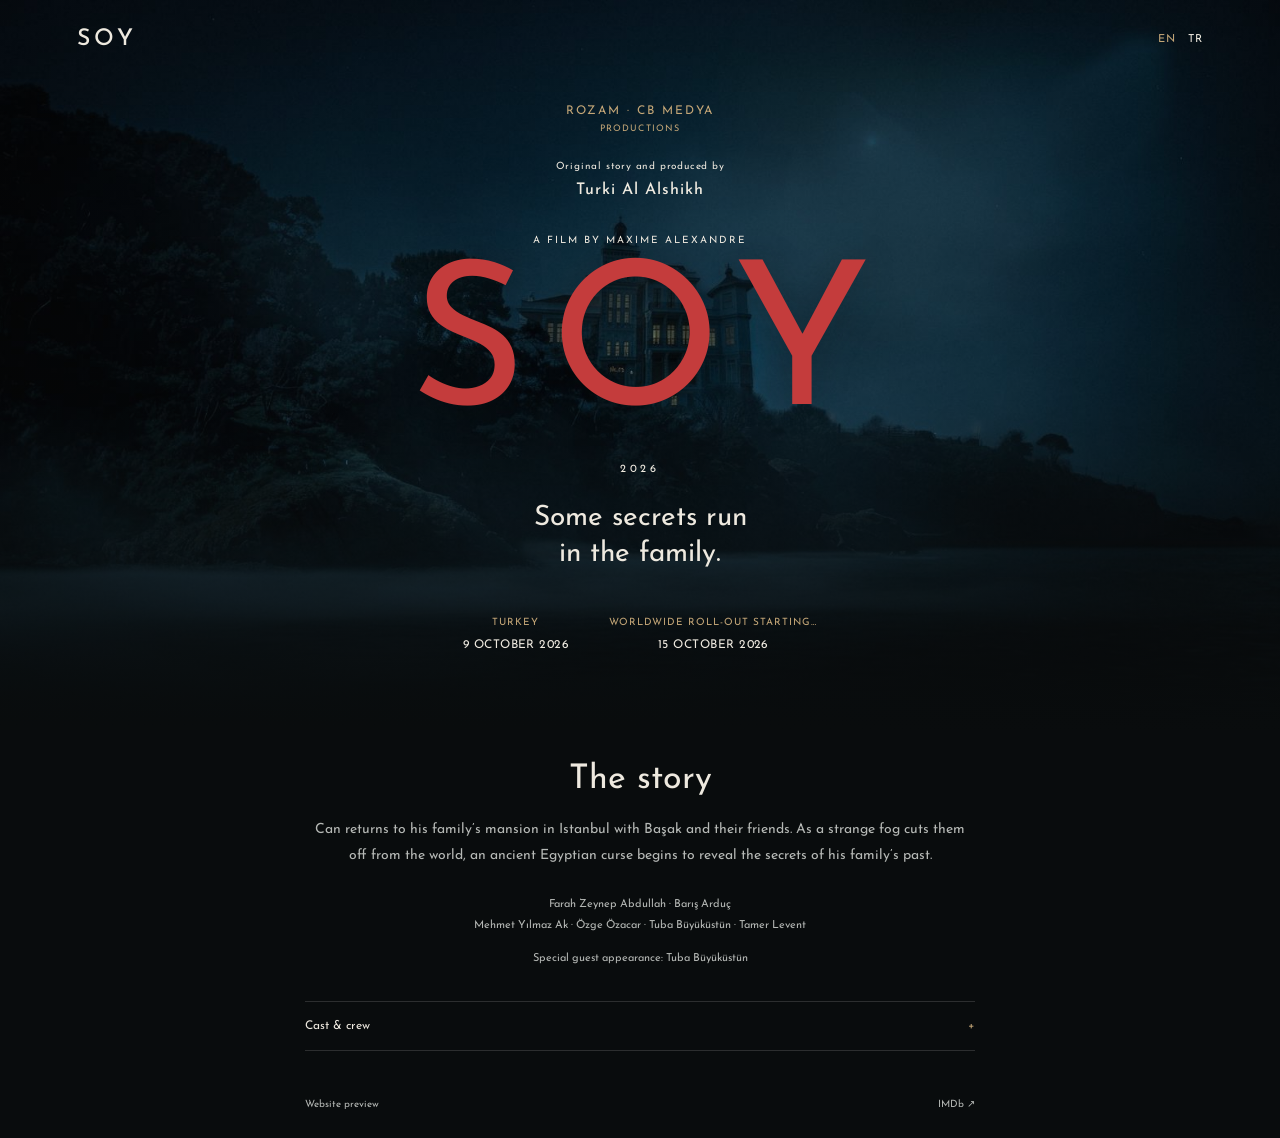
<file: index.html>
<!doctype html>
<html lang="en"><head><meta charset="utf-8"><meta name="viewport" content="width=device-width,initial-scale=1"><meta name="theme-color" content="#090c0d"><title>SOY (2026) Movie | Maxime Alexandre Horror Film</title><meta name="description" content="Discover SOY (2026), the Turkish horror movie directed by Maxime Alexandre, starring Barış Arduç, Farah Zeynep Abdullah and Tuba Büyüküstün. Explore the cast, story and release details."><link rel="canonical" href="https://soymovie.com/"><link rel="alternate" hreflang="en" href="https://soymovie.com/"><link rel="alternate" hreflang="tr" href="https://soymovie.com/tr/"><link rel="alternate" hreflang="x-default" href="https://soymovie.com/"><meta property="og:type" content="video.movie"><meta property="og:title" content="SOY (2026) Movie | Maxime Alexandre Horror Film"><meta property="og:description" content="Discover SOY (2026), the Turkish horror movie directed by Maxime Alexandre, starring Barış Arduç, Farah Zeynep Abdullah and Tuba Büyüküstün. Explore the cast, story and release details."><meta property="og:url" content="https://soymovie.com/"><meta property="og:locale" content="en_US"><meta name="twitter:card" content="summary_large_image"><meta name="twitter:title" content="SOY (2026) Movie | Maxime Alexandre Horror Film"><meta name="twitter:description" content="Discover SOY (2026), the Turkish horror movie directed by Maxime Alexandre, starring Barış Arduç, Farah Zeynep Abdullah and Tuba Büyüküstün. Explore the cast, story and release details."><!-- Official poster image metadata awaits approved artwork. Concept art is not a film poster. -->
 <link rel="icon" href="assets/favicon.svg" type="image/svg+xml"><link rel="preconnect" href="https://fonts.googleapis.com"><link rel="preconnect" href="https://fonts.gstatic.com" crossorigin><link rel="stylesheet" href="assets/style.css"><script defer src="assets/site.js"></script><script type="application/ld+json">{"@context": "https://schema.org", "@type": "Movie", "@id": "https://soymovie.com/#movie", "name": "SOY", "alternateName": ["SOY (2026)", "Soy Movie"], "url": "https://soymovie.com/", "datePublished": "2026-10-09", "countryOfOrigin": {"@type": "Country", "name": "Turkey"}, "inLanguage": "tr", "genre": ["Horror", "Supernatural Horror", "Thriller", "Mystery"], "director": {"@type": "Person", "name": "Maxime Alexandre"}, "actor": [{"@type": "Person", "name": "Barış Arduç"}, {"@type": "Person", "name": "Farah Zeynep Abdullah"}, {"@type": "Person", "name": "Mehmet Yılmaz Ak"}, {"@type": "Person", "name": "Özge Özacar"}, {"@type": "Person", "name": "Tamer Levent"}, {"@type": "Person", "name": "Sergen Özdemir"}, {"@type": "Person", "name": "Erol Afşin"}, {"@type": "Person", "name": "Selin Çuhadaroğlu"}, {"@type": "Person", "name": "İlker Kızmaz"}, {"@type": "Person", "name": "Meral Çetinkaya"}, {"@type": "Person", "name": "Erdal Küçükkömürcü"}, {"@type": "Person", "name": "Selçuk Borak"}, {"@type": "Person", "name": "Burcu Gül Kazbek"}, {"@type": "Person", "name": "İsmail Tunçbilek"}, {"@type": "Person", "name": "Tuba Büyüküstün"}], "creator": [{"@type": "Person", "name": "Turki Al Alshikh"}, {"@type": "Person", "name": "Şükrü Necati Şahin"}, {"@type": "Person", "name": "Melih Özyılmaz"}], "productionCompany": [{"@type": "Organization", "name": "Rozam"}, {"@type": "Organization", "name": "CB Medya"}], "producer": {"@type": "Person", "name": "Turki Al Alshikh"}, "musicBy": {"@type": "Person", "name": "Michele Canova - CanovA"}, "description": "SOY (2026) is a Turkish supernatural horror and psychological thriller directed and photographed by Maxime Alexandre. Based on an original story by Turki Al Alshikh, the film explores an ancient Egyptian curse, dark family secrets, and a mysterious mansion in Istanbul.", "sameAs": ["https://www.imdb.com/title/tt42886802/", "https://mubi.com/en/us/films/soy"]}</script></head><body><div class="simple-site"><a class="skip" href="#main">Skip to content</a><header class="simple-header"><span class="brand">SOY</span><div class="languages"><a href="index.html" lang="en" hreflang="en" aria-label="English" aria-current="true">EN</a><a href="tr/index.html" lang="tr" hreflang="tr" aria-label="Türkçe">TR</a></div></header>
 <main id="main"><section class="hero simple-hero"><img class="hero-image" src="assets/soy-mansion-photo.jpg" srcset="assets/soy-mansion-photo-small.jpg 800w, assets/soy-mansion-photo.jpg 1600w" sizes="100vw" width="1600" height="893" alt="" fetchpriority="high"><div class="hero-content"><div class="opening-billing"><p class="opening-productions">Rozam · CB Medya <span>Productions</span></p><p class="opening-story">Original story and produced by<strong>Turki Al Alshikh</strong></p></div><p class="director">A film by Maxime Alexandre</p><h1 aria-label="SOY (2026)">SOY</h1><p class="simple-year">2026</p><p class="tagline">Some secrets run<br>in the family.</p><div class="simple-dates"><p>Turkey <time datetime="2026-10-09">9 October 2026</time></p><p>Worldwide roll-out starting… <time datetime="2026-10-15">15 October 2026</time></p></div></div></section>
 <section class="simple-story"><h2>The story</h2><p>Can returns to his family’s mansion in Istanbul with Başak and their friends. As a strange fog cuts them off from the world, an ancient Egyptian curse begins to reveal the secrets of his family’s past.</p><p class="simple-starring">Barış Arduç · Farah Zeynep Abdullah<br>Mehmet Yılmaz Ak · Özge Özacar · Tamer Levent</p><p class="simple-starring">Special guest appearance: Tuba Büyüküstün</p>
 <details class="simple-credits"><summary>Cast & crew</summary><div class="cast-grid"><article class="cast-member"><h3>Barış Arduç</h3><p>Can</p></article><article class="cast-member"><h3>Farah Zeynep Abdullah</h3><p>Başak</p></article><article class="cast-member"><h3>Mehmet Yılmaz Ak</h3><p>Aziz</p></article><article class="cast-member"><h3>Özge Özacar</h3><p>Gülru</p></article><article class="cast-member"><h3>Tamer Levent</h3><p>Older Murat</p></article><article class="cast-member"><h3>Sergen Özdemir</h3><p>Young Murat</p></article><article class="cast-member"><h3>Erol Afşin</h3><p>Cevdet</p></article><article class="cast-member"><h3>Selin Çuhadaroğlu</h3><p>Gül</p></article><article class="cast-member"><h3>İlker Kızmaz</h3><p>Can’s Father</p></article><article class="cast-member"><h3>Meral Çetinkaya</h3><p>Gülru’s Grandmother</p></article><article class="cast-member"><h3>Erdal Küçükkömürcü</h3><p>Lawyer</p></article><article class="cast-member"><h3>Selçuk Borak</h3><p>Head Servant</p></article><article class="cast-member"><h3>Burcu Gül Kazbek</h3><p>Başak’s Mother</p></article><article class="cast-member"><h3>İsmail Tunçbilek</h3><p>Musician</p></article></div><h2>Behind the film</h2><div class="credits-grid"><dl class="credit"><dt>Director & Director of Photography</dt><dd>Maxime Alexandre</dd></dl><dl class="credit"><dt>Original Story</dt><dd>Turki Al Alshikh</dd></dl><dl class="credit"><dt>Screenplay</dt><dd>Turki Al Alshikh · Şükrü Necati Şahin · Melih Özyılmaz</dd></dl><dl class="credit"><dt>Executive Producer</dt><dd>Saner Ayar</dd></dl><dl class="credit"><dt>Producers</dt><dd>Turki Al Alshikh · Yağmur Ayar · Diloy Gülün</dd></dl><dl class="credit"><dt>Line Producer</dt><dd>Sena Tonguç</dd></dl><dl class="credit"><dt>Music</dt><dd>Michele Canova - CanovA</dd></dl><dl class="credit"><dt>Editor</dt><dd>Stéphane Roche</dd></dl><dl class="credit"><dt>Production Designer</dt><dd>Sıla Karakaya</dd></dl><dl class="credit"><dt>Art Director</dt><dd>Ulaş Sami Odabaş</dd></dl><dl class="credit"><dt>Set Decorator</dt><dd>Ece Aksel</dd></dl><dl class="credit"><dt>Costume Designer</dt><dd>Nimet Çakmak Cebeci</dd></dl><dl class="credit"><dt>Production</dt><dd>Rozam · CB Medya</dd></dl><dl class="credit"><dt>Turkish Distributor</dt><dd>CJ ENM</dd></dl><dl class="credit"><dt>German Distributor</dt><dd>Melhyper Filmverleih</dd></dl></div></details></section></main>
 <footer class="simple-footer"><span>Website preview</span><a href="https://www.imdb.com/title/tt42886802/" target="_blank" rel="noopener noreferrer">IMDb ↗</a></footer></div></body></html>
</file>
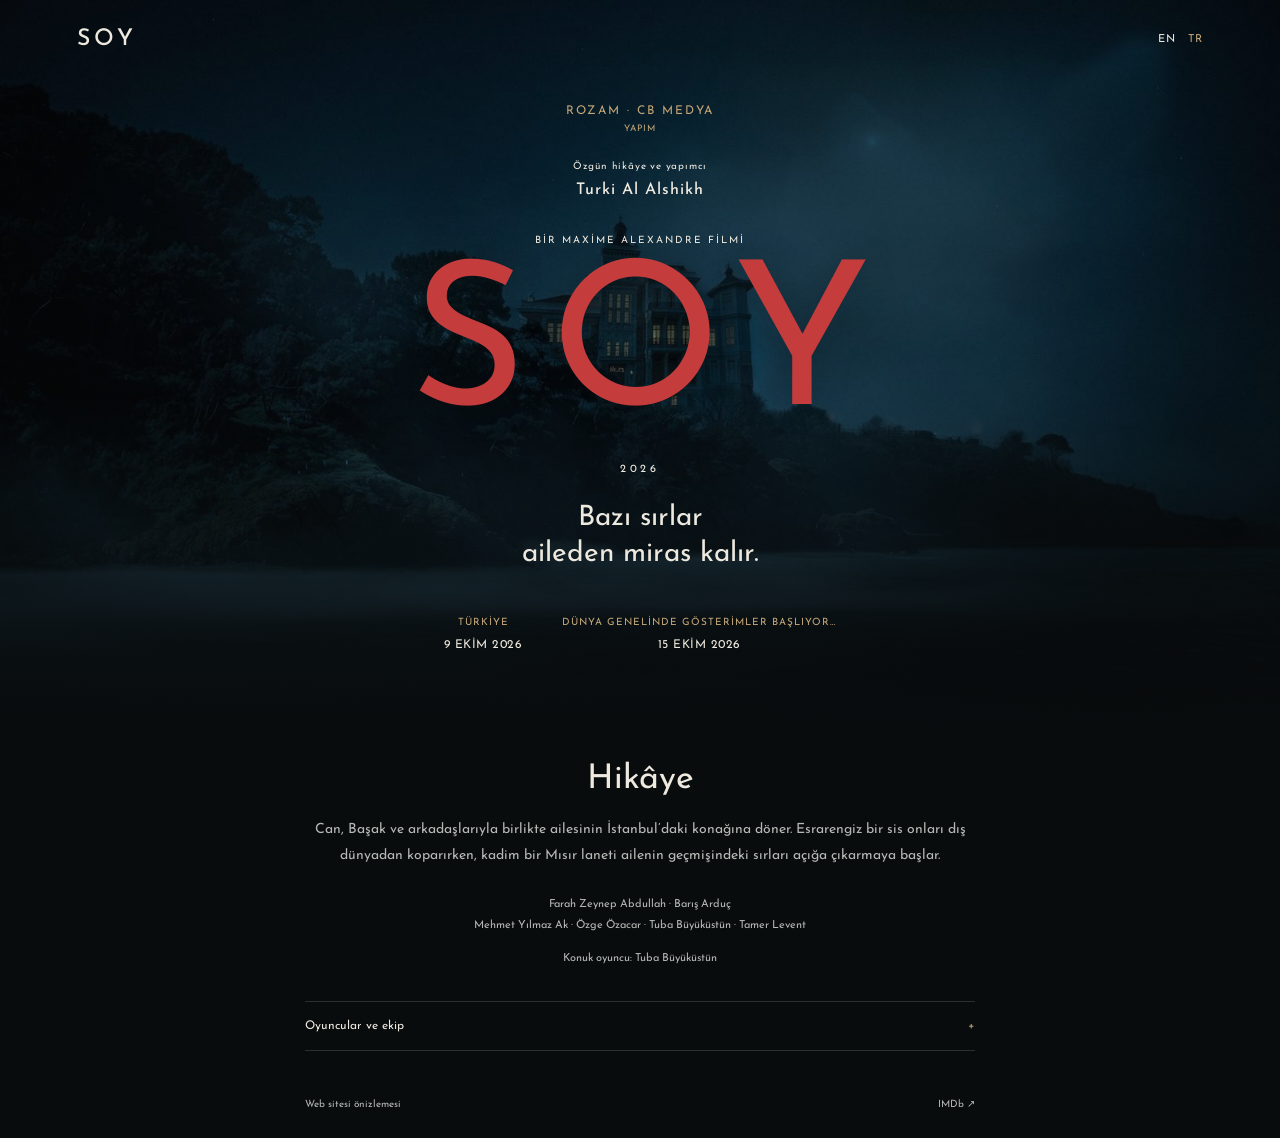
<file: tr/index.html>
<!doctype html>
<html lang="tr"><head><meta charset="utf-8"><meta name="viewport" content="width=device-width,initial-scale=1"><meta name="theme-color" content="#090c0d"><title>SOY (2026) | Maxime Alexandre’ın Korku Filmi</title><meta name="description" content="Maxime Alexandre’ın yönettiği SOY (2026) filmini keşfedin. Barış Arduç, Farah Zeynep Abdullah ve konuk oyuncu Tuba Büyüküstün; konu, kadro ve vizyon bilgileri."><link rel="canonical" href="https://soymovie.com/tr/"><link rel="alternate" hreflang="en" href="https://soymovie.com/"><link rel="alternate" hreflang="tr" href="https://soymovie.com/tr/"><link rel="alternate" hreflang="x-default" href="https://soymovie.com/"><meta property="og:type" content="video.movie"><meta property="og:title" content="SOY (2026) | Maxime Alexandre’ın Korku Filmi"><meta property="og:description" content="Maxime Alexandre’ın yönettiği SOY (2026) filmini keşfedin. Barış Arduç, Farah Zeynep Abdullah ve konuk oyuncu Tuba Büyüküstün; konu, kadro ve vizyon bilgileri."><meta property="og:url" content="https://soymovie.com/tr/"><meta property="og:locale" content="tr_TR"><meta name="twitter:card" content="summary_large_image"><meta name="twitter:title" content="SOY (2026) | Maxime Alexandre’ın Korku Filmi"><meta name="twitter:description" content="Maxime Alexandre’ın yönettiği SOY (2026) filmini keşfedin. Barış Arduç, Farah Zeynep Abdullah ve konuk oyuncu Tuba Büyüküstün; konu, kadro ve vizyon bilgileri."><!-- Official poster image metadata awaits approved artwork. Concept art is not a film poster. -->
 <link rel="icon" href="../assets/favicon.svg" type="image/svg+xml"><link rel="preconnect" href="https://fonts.googleapis.com"><link rel="preconnect" href="https://fonts.gstatic.com" crossorigin><link rel="stylesheet" href="../assets/style.css"><script defer src="../assets/site.js"></script><script type="application/ld+json">{"@context": "https://schema.org", "@type": "Movie", "@id": "https://soymovie.com/#movie", "name": "SOY", "alternateName": ["SOY (2026)", "Soy Movie"], "url": "https://soymovie.com/", "datePublished": "2026-10-09", "countryOfOrigin": {"@type": "Country", "name": "Turkey"}, "inLanguage": "tr", "genre": ["Horror", "Supernatural Horror", "Thriller", "Mystery"], "director": {"@type": "Person", "name": "Maxime Alexandre"}, "actor": [{"@type": "Person", "name": "Barış Arduç"}, {"@type": "Person", "name": "Farah Zeynep Abdullah"}, {"@type": "Person", "name": "Mehmet Yılmaz Ak"}, {"@type": "Person", "name": "Özge Özacar"}, {"@type": "Person", "name": "Tamer Levent"}, {"@type": "Person", "name": "Sergen Özdemir"}, {"@type": "Person", "name": "Erol Afşin"}, {"@type": "Person", "name": "Selin Çuhadaroğlu"}, {"@type": "Person", "name": "İlker Kızmaz"}, {"@type": "Person", "name": "Meral Çetinkaya"}, {"@type": "Person", "name": "Erdal Küçükkömürcü"}, {"@type": "Person", "name": "Selçuk Borak"}, {"@type": "Person", "name": "Burcu Gül Kazbek"}, {"@type": "Person", "name": "İsmail Tunçbilek"}, {"@type": "Person", "name": "Tuba Büyüküstün"}], "creator": [{"@type": "Person", "name": "Turki Al Alshikh"}, {"@type": "Person", "name": "Şükrü Necati Şahin"}, {"@type": "Person", "name": "Melih Özyılmaz"}], "productionCompany": [{"@type": "Organization", "name": "Rozam"}, {"@type": "Organization", "name": "CB Medya"}], "producer": {"@type": "Person", "name": "Turki Al Alshikh"}, "musicBy": {"@type": "Person", "name": "Michele Canova - CanovA"}, "description": "SOY (2026), yönetmenliğini ve görüntü yönetmenliğini Maxime Alexandre’ın üstlendiği, doğaüstü korku ile psikolojik gerilimi bir araya getiren bir Türk filmidir. Turki Al Alshikh’in özgün hikâyesinden uyarlanan film, kadim bir Mısır lanetini, karanlık aile sırlarını ve İstanbul’daki gizemli bir konağı merkezine alır.", "sameAs": ["https://www.imdb.com/title/tt42886802/", "https://mubi.com/en/us/films/soy"]}</script></head><body><div class="simple-site"><a class="skip" href="#main">İçeriğe geç</a><header class="simple-header"><span class="brand">SOY</span><div class="languages"><a href="../index.html" lang="en" hreflang="en" aria-label="English">EN</a><a href="index.html" lang="tr" hreflang="tr" aria-label="Türkçe" aria-current="true">TR</a></div></header>
 <main id="main"><section class="hero simple-hero"><img class="hero-image" src="../assets/soy-mansion-photo.jpg" srcset="../assets/soy-mansion-photo-small.jpg 800w, ../assets/soy-mansion-photo.jpg 1600w" sizes="100vw" width="1600" height="893" alt="" fetchpriority="high"><div class="hero-content"><div class="opening-billing"><p class="opening-productions">Rozam · CB Medya <span>Yapım</span></p><p class="opening-story">Özgün hikâye ve yapımcı<strong>Turki Al Alshikh</strong></p></div><p class="director">Bir Maxime Alexandre filmi</p><h1 aria-label="SOY (2026)">SOY</h1><p class="simple-year">2026</p><p class="tagline">Bazı sırlar<br>aileden miras kalır.</p><div class="simple-dates"><p>Türkiye <time datetime="2026-10-09">9 Ekim 2026</time></p><p>Dünya genelinde gösterimler başlıyor… <time datetime="2026-10-15">15 Ekim 2026</time></p></div></div></section>
 <section class="simple-story"><h2>Hikâye</h2><p>Can, Başak ve arkadaşlarıyla birlikte ailesinin İstanbul’daki konağına döner. Esrarengiz bir sis onları dış dünyadan koparırken, kadim bir Mısır laneti ailenin geçmişindeki sırları açığa çıkarmaya başlar.</p><p class="simple-starring">Barış Arduç · Farah Zeynep Abdullah<br>Mehmet Yılmaz Ak · Özge Özacar · Tamer Levent</p><p class="simple-starring">Konuk oyuncu: Tuba Büyüküstün</p>
 <details class="simple-credits"><summary>Oyuncular ve ekip</summary><div class="cast-grid"><article class="cast-member"><h3>Barış Arduç</h3><p>Can</p></article><article class="cast-member"><h3>Farah Zeynep Abdullah</h3><p>Başak</p></article><article class="cast-member"><h3>Mehmet Yılmaz Ak</h3><p>Aziz</p></article><article class="cast-member"><h3>Özge Özacar</h3><p>Gülru</p></article><article class="cast-member"><h3>Tamer Levent</h3><p>Yaşlı Murat</p></article><article class="cast-member"><h3>Sergen Özdemir</h3><p>Genç Murat</p></article><article class="cast-member"><h3>Erol Afşin</h3><p>Cevdet</p></article><article class="cast-member"><h3>Selin Çuhadaroğlu</h3><p>Gül</p></article><article class="cast-member"><h3>İlker Kızmaz</h3><p>Can’ın Babası</p></article><article class="cast-member"><h3>Meral Çetinkaya</h3><p>Gülru’nun Büyükannesi</p></article><article class="cast-member"><h3>Erdal Küçükkömürcü</h3><p>Avukat</p></article><article class="cast-member"><h3>Selçuk Borak</h3><p>Baş Hizmetkâr</p></article><article class="cast-member"><h3>Burcu Gül Kazbek</h3><p>Başak’ın Annesi</p></article><article class="cast-member"><h3>İsmail Tunçbilek</h3><p>Müzisyen</p></article></div><h2>Kamera arkasında</h2><div class="credits-grid"><dl class="credit"><dt>Yönetmen ve Görüntü Yönetmeni</dt><dd>Maxime Alexandre</dd></dl><dl class="credit"><dt>Özgün Hikâye</dt><dd>Turki Al Alshikh</dd></dl><dl class="credit"><dt>Senaryo</dt><dd>Turki Al Alshikh · Şükrü Necati Şahin · Melih Özyılmaz</dd></dl><dl class="credit"><dt>Yürütücü Yapımcı</dt><dd>Saner Ayar</dd></dl><dl class="credit"><dt>Yapımcılar</dt><dd>Turki Al Alshikh · Yağmur Ayar · Diloy Gülün</dd></dl><dl class="credit"><dt>Uygulayıcı Yapımcı</dt><dd>Sena Tonguç</dd></dl><dl class="credit"><dt>Müzik</dt><dd>Michele Canova - CanovA</dd></dl><dl class="credit"><dt>Kurgu</dt><dd>Stéphane Roche</dd></dl><dl class="credit"><dt>Yapım Tasarımcısı</dt><dd>Sıla Karakaya</dd></dl><dl class="credit"><dt>Sanat Yönetmeni</dt><dd>Ulaş Sami Odabaş</dd></dl><dl class="credit"><dt>Set Dekorasyonu</dt><dd>Ece Aksel</dd></dl><dl class="credit"><dt>Kostüm Tasarımı</dt><dd>Nimet Çakmak Cebeci</dd></dl><dl class="credit"><dt>Yapım</dt><dd>Rozam · CB Medya</dd></dl><dl class="credit"><dt>Türkiye Dağıtımcısı</dt><dd>CJ ENM</dd></dl><dl class="credit"><dt>Almanya Dağıtımcısı</dt><dd>Melhyper Filmverleih</dd></dl></div></details></section></main>
 <footer class="simple-footer"><span>Web sitesi önizlemesi</span><a href="https://www.imdb.com/title/tt42886802/" target="_blank" rel="noopener noreferrer">IMDb ↗</a></footer></div></body></html>
</file>
<file: assets/style.css>
@import url('https://fonts.googleapis.com/css2?family=Josefin+Sans:wght@300;400;500;600&display=swap');
:root{color-scheme:dark;--ink:#090c0d;--paper:#eee9df;--muted:#b5b8b5;--gold:#c4a677;--line:#ffffff24;font-family:'Josefin Sans',Arial,sans-serif;background:var(--ink);color:var(--paper)}
*{box-sizing:border-box}html{scroll-behavior:smooth}body{margin:0}a{color:inherit;text-decoration:none}button{font:inherit}a,button,summary{touch-action:manipulation}a:hover{color:var(--gold)}:focus-visible{outline:2px solid var(--gold);outline-offset:5px}::selection{background:#b39a68;color:#080b0b}.skip{position:absolute;left:20px;top:-100px;z-index:20;background:var(--paper);color:var(--ink);padding:12px}.skip:focus{top:12px}
.review{padding:9px 20px;text-align:center;background:#1a1d1d;font-size:10px;letter-spacing:.13em;color:#d1c7b8;text-transform:uppercase;line-height:1.7}.site-header{position:absolute;top:35px;left:0;width:100%;z-index:5;display:flex;align-items:center;gap:35px;padding:25px 5.5%;border-bottom:1px solid var(--line)}.brand{font:500 33px/1 'Josefin Sans',Arial,sans-serif;letter-spacing:.17em}.nav{display:flex;gap:29px;margin-left:auto;align-items:center}.nav a,.languages a{font-size:11px;letter-spacing:.1em;text-transform:uppercase;padding:9px 0}.nav a[aria-current=page]{color:var(--gold)}.languages{display:flex;gap:12px;border-left:1px solid var(--line);padding-left:24px;align-items:center}.languages a[aria-current]{color:var(--gold)}.menu-button{display:none;background:none;border:1px solid var(--line);padding:11px 14px;color:var(--paper)}
.hero{position:relative;min-height:780px;display:flex;align-items:center;isolation:isolate;overflow:hidden}.hero-image{position:absolute;inset:0;width:100%;height:100%;object-fit:cover;object-position:65% center;z-index:-3}.hero:before{content:'';position:absolute;inset:0;background:linear-gradient(90deg,rgba(6,10,12,.62),rgba(6,10,12,.15) 75%),linear-gradient(0deg,var(--ink),transparent 40%);z-index:-2}.hero-content{padding:145px 7% 135px;width:100%}.eyebrow{font-size:10px;font-weight:500;letter-spacing:.23em;text-transform:uppercase;color:var(--gold);line-height:1.8;margin:0 0 26px}.hero h1{font-family:'Josefin Sans',Arial,sans-serif;font-size:clamp(120px,16vw,230px);line-height:.86;font-weight:400;letter-spacing:.08em;margin:0 0 23px -7px;text-shadow:0 3px 35px #090c0d40}.hero h1 small{font:400 12px 'Josefin Sans',Arial,sans-serif;letter-spacing:.2em;margin-left:0;vertical-align:top;display:inline-block;padding-top:18px}.hero .director{font-size:11px;letter-spacing:.28em;text-transform:uppercase;margin:0 0 30px}.hero .tagline{font-family:'Josefin Sans',Arial,sans-serif;font-weight:400;font-size:clamp(30px,4vw,43px);line-height:1.15;max-width:470px;margin:0 0 32px}.actions{display:flex;gap:25px;align-items:center;flex-wrap:wrap}.action{display:inline-flex;align-items:center;justify-content:center;gap:15px;min-height:48px;font-size:10px;letter-spacing:.15em;text-transform:uppercase;border:1px solid #c4a67790;padding:16px 25px;transition:background .2s,color .2s}.action.primary{background:var(--paper);color:#101414;border-color:var(--paper)}.action.primary:hover{background:var(--gold);border-color:var(--gold)}.text-link{display:inline-flex;gap:18px;align-items:center;font-size:10px;letter-spacing:.12em;text-transform:uppercase;min-height:44px;border-bottom:1px solid var(--gold)}.hero-bottom{position:absolute;bottom:29px;left:7%;right:7%;display:flex;align-items:end;justify-content:space-between;gap:20px}.hero-bottom p{font-size:10px;letter-spacing:.13em;line-height:2;margin:0;text-transform:uppercase}.hero-bottom span{color:var(--gold)}.concept-note{font-size:9px!important;letter-spacing:.07em!important;max-width:230px;text-align:right;color:#b7baba}
.cast-band{padding:37px 7%;display:flex;flex-wrap:wrap;justify-content:space-between;gap:22px;border-bottom:1px solid var(--line)}.cast-band p{margin:0;text-align:center;font-size:11px;letter-spacing:.09em;text-transform:uppercase;line-height:1.7}.cast-band small{display:block;color:var(--muted);font-size:9px;letter-spacing:.08em}
.section{padding:105px 7%;max-width:1500px;margin:auto}.section h2,.inner h1{font-family:'Cormorant Garamond',Georgia,serif;font-size:clamp(38px,5vw,64px);font-weight:400;line-height:1.05;letter-spacing:-.02em;margin:0 0 30px}.section p,.inner p{color:var(--muted);font-size:14px;line-height:1.95;margin:0 0 20px}.section .eyebrow,.inner .eyebrow{color:var(--gold);font-size:10px;line-height:1.8}.split{display:grid;grid-template-columns:1fr 1fr;gap:12%}.story-copy{padding-top:43px}.story-title em{color:var(--gold);font-style:normal}.facts{display:grid;grid-template-columns:repeat(3,1fr);gap:25px;border-top:1px solid var(--line);padding-top:23px;margin-top:35px}.facts dt,.credit dt{font-size:10px;text-transform:uppercase;letter-spacing:.1em;color:var(--gold);margin-bottom:8px}.facts dd,.credit dd{margin:0;font-size:13px;line-height:1.7}.trailer-panel{position:relative;min-height:340px;display:grid;place-items:center;isolation:isolate;text-align:center;border:1px solid var(--line);overflow:hidden}.trailer-panel img{position:absolute;inset:0;width:100%;height:100%;object-fit:cover;z-index:-2;filter:brightness(.4)}.trailer-panel:after{content:'';position:absolute;inset:0;background:linear-gradient(90deg,#090c0d88,transparent,#090c0d88);z-index:-1}.trailer-panel h2{font-size:46px;margin:12px 0}.trailer-panel p{font-size:12px;max-width:460px;padding:0 20px;margin:12px auto;color:var(--paper)}.trailer-panel .eyebrow{color:var(--gold)}.circle-mark{display:inline-grid;place-items:center;width:52px;height:52px;border:1px solid var(--gold);border-radius:50%;font:24px Georgia;color:var(--gold)}.section.tight{padding-top:0}.section-head{display:flex;justify-content:space-between;align-items:end;gap:30px;margin-bottom:35px}.section-head h2{margin-bottom:0}.cast-grid{display:grid;grid-template-columns:repeat(3,1fr);gap:0 35px}.cast-member{padding:24px 0;border-top:1px solid var(--line)}.cast-member h3{font:400 27px/1.25 'Cormorant Garamond',Georgia,serif;margin:0 0 8px}.cast-member p{font-size:11px;line-height:1.6;margin:0;color:var(--gold)}.cast-member small{font-size:10px;color:var(--muted)}.guest{margin-top:30px;border-top:1px solid var(--line);padding:30px 0;display:flex;align-items:baseline;gap:28px}.guest span{color:var(--gold);font-size:10px;text-transform:uppercase;letter-spacing:.14em}.guest strong{font:400 28px 'Cormorant Garamond',Georgia,serif}.releases{background:#111615;border-top:1px solid var(--line);border-bottom:1px solid var(--line)}.release-grid{display:grid;grid-template-columns:1fr 1fr;gap:50px}.release-card{padding:26px 0;border-top:1px solid var(--line)}.release-card h3{font-size:11px;letter-spacing:.18em;text-transform:uppercase;color:var(--gold);font-weight:400;margin:0 0 20px}.release-card time{font:400 clamp(34px,4vw,55px) 'Cormorant Garamond',Georgia,serif}.release-card p{font-size:11px;margin-top:12px}.faq details{border-top:1px solid var(--line);padding:20px 0}.faq summary{font-size:14px;line-height:1.7;list-style:none;display:flex;justify-content:space-between;gap:20px}.faq summary:after{content:'+';color:var(--gold);font-size:20px}.faq details[open] summary:after{content:'−'}.faq details p{padding-top:15px;margin:0;max-width:800px}.footer{padding:55px 7% 28px;border-top:1px solid var(--line)}.footer-top{display:flex;justify-content:space-between;gap:40px;align-items:start}.footer .brand{font-size:50px}.footer p{font-size:10px;color:var(--muted);line-height:1.8;letter-spacing:.08em}.footer-links{display:flex;gap:24px;flex-wrap:wrap;font-size:11px}.footer-bottom{border-top:1px solid var(--line);margin-top:40px;padding-top:22px;display:flex;justify-content:space-between;gap:20px}.footer-bottom p{margin:0}.inner{max-width:1350px;margin:auto;padding:165px 7% 85px}.inner .lead{font:400 26px/1.5 'Cormorant Garamond',Georgia,serif;color:var(--paper);max-width:800px}.prose{max-width:780px}.inner .section{padding:65px 0 0}.inner h2{font:400 36px 'Cormorant Garamond',Georgia,serif;margin:45px 0 22px}.credits-grid{display:grid;grid-template-columns:1fr 1fr;gap:0 55px}.credit{padding:20px 0;border-top:1px solid var(--line);margin:0}.credit dd{font-size:15px}.back{margin-top:50px}.sr-only{position:absolute;width:1px;height:1px;padding:0;margin:-1px;overflow:hidden;clip:rect(0,0,0,0);white-space:nowrap;border:0}
@media(min-width:1600px){.hero{min-height:850px}.hero-content{padding-left:max(7%,calc((100% - 1300px)/2))}}
@media(max-width:800px){.site-header{gap:18px;padding:22px 6%;top:35px}.nav{gap:16px}.nav a{font-size:10px}.languages{padding-left:15px}.hero{min-height:720px}.hero-content{padding-top:140px}.hero h1{font-size:165px}.hero h1 small{font-size:10px}.split{gap:7%}.section{padding:75px 7%}.cast-grid{grid-template-columns:1fr 1fr}.cast-band{justify-content:center;gap:25px}.cast-band p{font-size:10px}.concept-note{max-width:185px}.footer-top{flex-wrap:wrap}}
@media(max-width:600px){.review{font-size:8px;letter-spacing:.08em;padding:8px 15px;min-height:35px}.site-header{padding:15px 6%;gap:15px}.brand{font-size:29px}.menu-button{display:block;margin-left:auto;font-size:10px;letter-spacing:.1em}.nav{display:none;position:absolute;top:100%;left:0;right:0;background:#111718;padding:20px 7%;border-bottom:1px solid var(--line);flex-direction:column;align-items:stretch;gap:3px}.nav.open{display:flex}.nav a{padding:13px 0;font-size:12px}.languages{padding-left:13px;gap:10px}.languages a{font-size:10px}.hero{min-height:715px}.hero-image{object-position:64% center}.hero:before{background:linear-gradient(90deg,#070c10a3,#070c1030),linear-gradient(0deg,var(--ink),transparent 70%)}.hero-content{padding:145px 7% 175px}.hero h1{font-size:clamp(110px,30vw,170px);letter-spacing:.04em;margin-left:-3px}.hero h1 small{font-size:9px;letter-spacing:.1em;padding-top:8px}.hero .director{font-size:9px;letter-spacing:.18em}.hero .tagline{font-size:33px;max-width:320px}.eyebrow{font-size:9px}.hero-bottom{bottom:23px;align-items:start;flex-direction:column;gap:14px}.hero-bottom p{font-size:9px}.concept-note{max-width:none;text-align:left}.actions{gap:16px}.action{padding:14px 18px;font-size:9px}.text-link{font-size:9px;gap:12px}.cast-band{display:grid;grid-template-columns:1fr 1fr;padding:28px 6%;gap:22px 12px}.cast-band p{font-size:9px}.split{grid-template-columns:1fr;gap:0}.story-copy{padding-top:5px}.section{padding:60px 7%}.section h2{font-size:43px}.section p,.inner p{font-size:13px}.facts{gap:12px}.facts dd{font-size:12px}.facts dt{font-size:9px}.section-head{align-items:start;flex-direction:column;gap:15px}.cast-grid{gap:0 18px}.cast-member h3{font-size:23px}.guest{align-items:start;flex-direction:column;gap:14px}.release-grid{grid-template-columns:1fr;gap:10px}.trailer-panel{min-height:290px}.trailer-panel h2{font-size:36px}.footer-links{gap:15px}.footer-bottom{flex-direction:column}.inner{padding-top:135px}.inner h1{font-size:48px}.inner .lead{font-size:24px}.credits-grid{grid-template-columns:1fr}.footer{padding-top:40px}.section-head .text-link{margin-top:-10px}}
@media(prefers-reduced-motion:reduce){html{scroll-behavior:auto}*{transition:none!important;animation:none!important}}
.simple-site{position:relative}.simple-header{position:absolute;top:0;left:0;right:0;z-index:3;display:flex;align-items:center;justify-content:space-between;padding:25px 6%}.simple-header .brand{font-size:23px}.simple-header .languages{border:0}.simple-hero{min-height:620px;text-align:center}.simple-hero:before{background:linear-gradient(0deg,#090c0d 0%,#090c0d66 45%,#090c0d44)}.simple-hero .hero-content{padding:130px 6% 65px}.simple-hero h1{font-size:clamp(110px,17vw,200px);width:auto;margin:0;letter-spacing:.12em;padding-left:.12em}.simple-hero .director{font-size:10px;letter-spacing:.2em;margin-bottom:30px}.simple-year{font-size:11px;letter-spacing:.35em;margin:24px 0}.simple-hero .tagline{font-size:28px;max-width:none;margin:25px auto;line-height:1.3}.simple-dates{display:flex;justify-content:center;gap:40px;margin-top:30px}.simple-dates p{font-size:10px;color:var(--gold);text-transform:uppercase;letter-spacing:.1em;line-height:2}.simple-dates time{display:block;color:var(--paper);font-size:12px;letter-spacing:.04em}.simple-story{max-width:730px;padding:30px 30px 45px;margin:auto;text-align:center}.simple-story>h2{font:400 34px 'Cormorant Garamond',Georgia,serif;margin:0 0 20px}.simple-story>p{font-size:14px;line-height:1.9;color:var(--muted);margin:0 0 25px}.simple-story .simple-starring{font-size:11px;margin-bottom:12px;line-height:1.9}.simple-credits{text-align:left;border-top:1px solid var(--line);border-bottom:1px solid var(--line);margin-top:32px}.simple-credits summary{padding:18px 0;font-size:12px;display:flex;justify-content:space-between;list-style:none}.simple-credits summary:after{content:'+';color:var(--gold)}.simple-credits[open] summary:after{content:'−'}.simple-credits h2{font:400 30px 'Cormorant Garamond',Georgia,serif}.simple-credits .cast-grid{grid-template-columns:1fr 1fr}.simple-credits .cast-member h3{font-size:23px}.simple-credits .cast-member p{font-size:11px;color:var(--muted)}.simple-credits .credits-grid{padding-bottom:25px}.simple-footer{display:flex;justify-content:space-between;gap:20px;max-width:730px;padding:0 30px 25px;margin:auto;color:#b5b8b5;font-size:10px;line-height:1.7}@media(max-width:600px){.simple-hero{min-height:560px}.simple-hero .hero-content{padding:120px 6% 45px}.simple-hero h1{font-size:125px}.simple-dates{gap:30px}.simple-hero .tagline{font-size:27px}.simple-story{padding-top:15px}.simple-credits .credits-grid{grid-template-columns:1fr}.simple-footer{font-size:9px}}
@media(max-width:600px){.hero h1{position:relative;width:max-content}.hero h1 small{position:absolute;right:-43px;top:8px;padding-top:0;margin:0}.languages a{display:inline-flex;align-items:center;min-height:44px}.review{min-height:35px}.site-header{top:35px}}

@media(max-width:600px){.simple-hero h1{width:auto;margin:0}}

.opening-billing{margin:0 auto 30px}.opening-productions{color:var(--gold);font-size:12px;letter-spacing:.16em;text-transform:uppercase;margin:0 0 25px}.opening-productions span{display:block;font-size:9px;letter-spacing:.12em;margin-top:7px}.opening-story{font-size:10px;letter-spacing:.08em;margin:0;line-height:1.8}.opening-story strong{display:block;font-weight:500;font-size:16px;letter-spacing:.06em}.simple-hero .hero-content{padding-top:105px}.simple-hero .director{margin-bottom:22px}@media(max-width:600px){.simple-hero .hero-content{padding-top:100px}.opening-billing{margin-bottom:24px}.opening-productions{font-size:11px;margin-bottom:20px}}

.simple-hero .hero-image{object-position:50% center}

.simple-hero h1{color:#c43c3c}

/* Keep the campaign typography consistent across every component and breakpoint. */
body,body *{font-family:'Josefin Sans',Arial,sans-serif!important}
</file>
